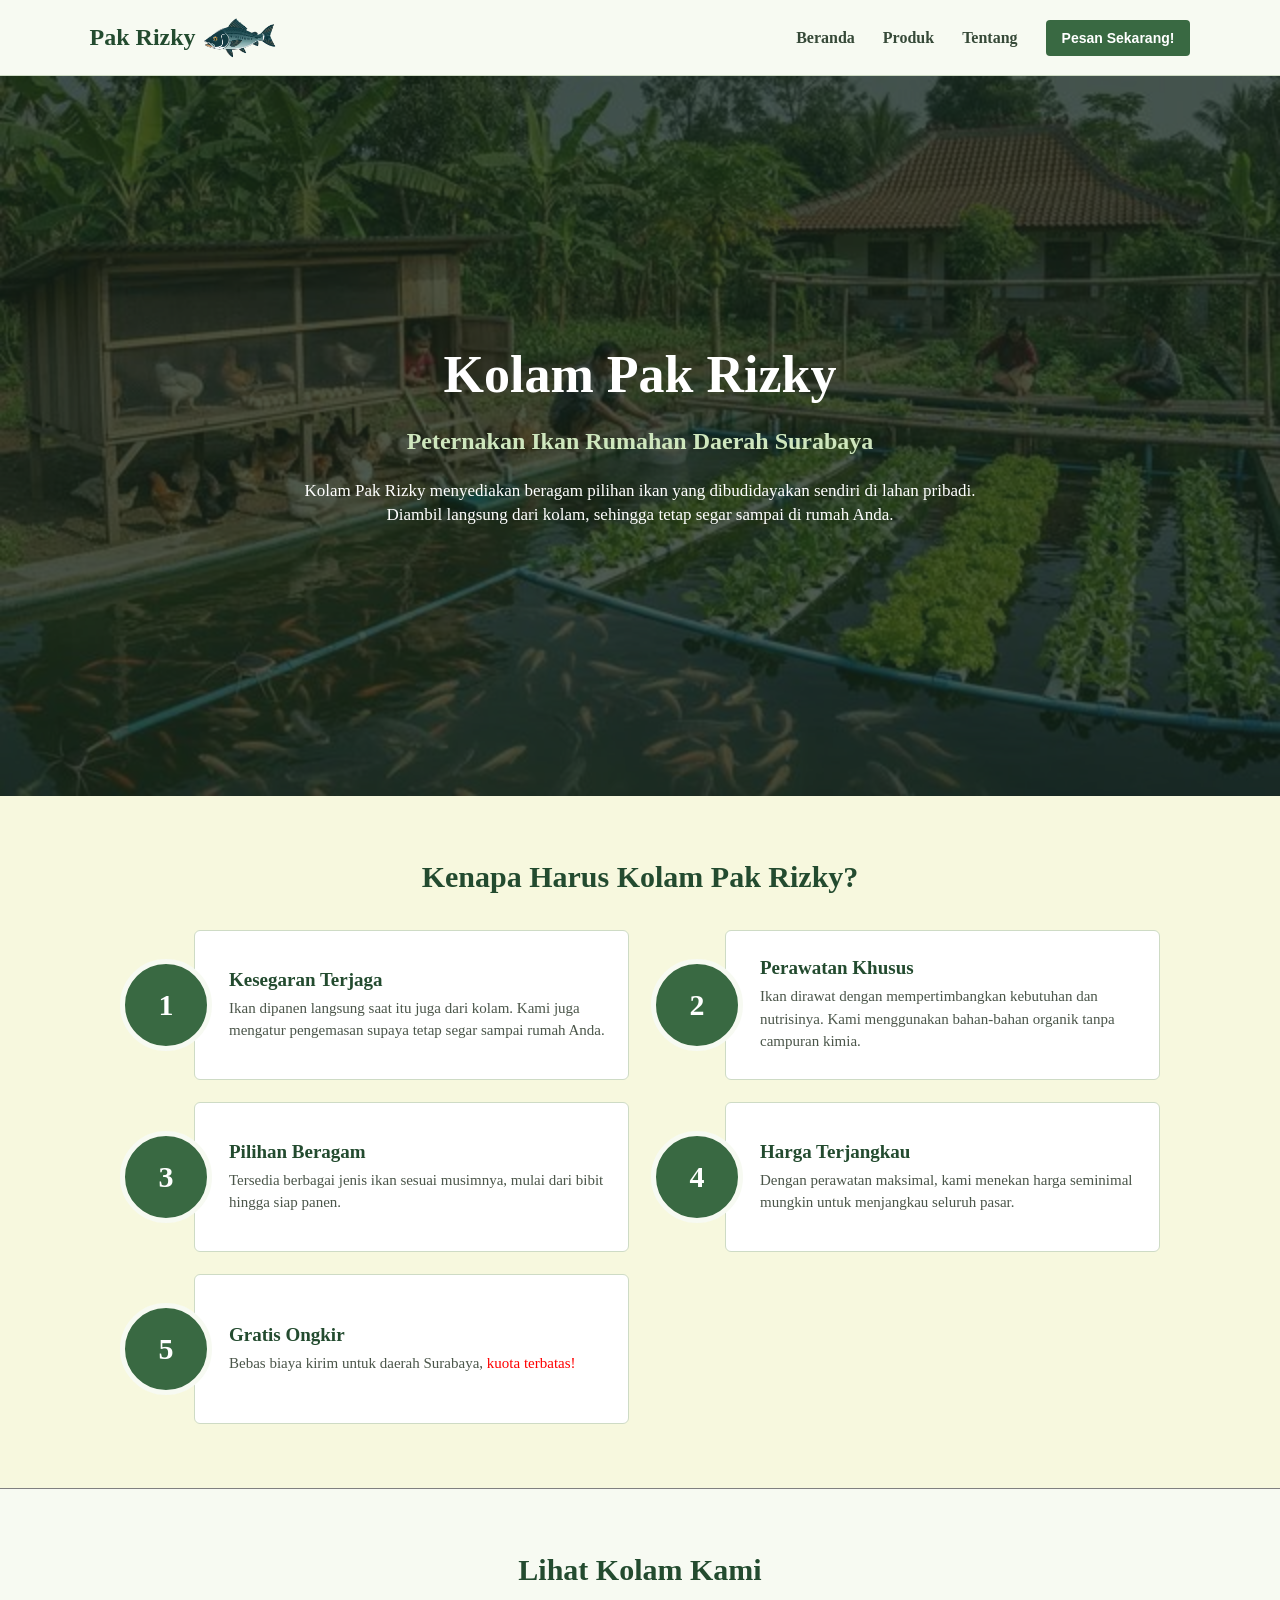
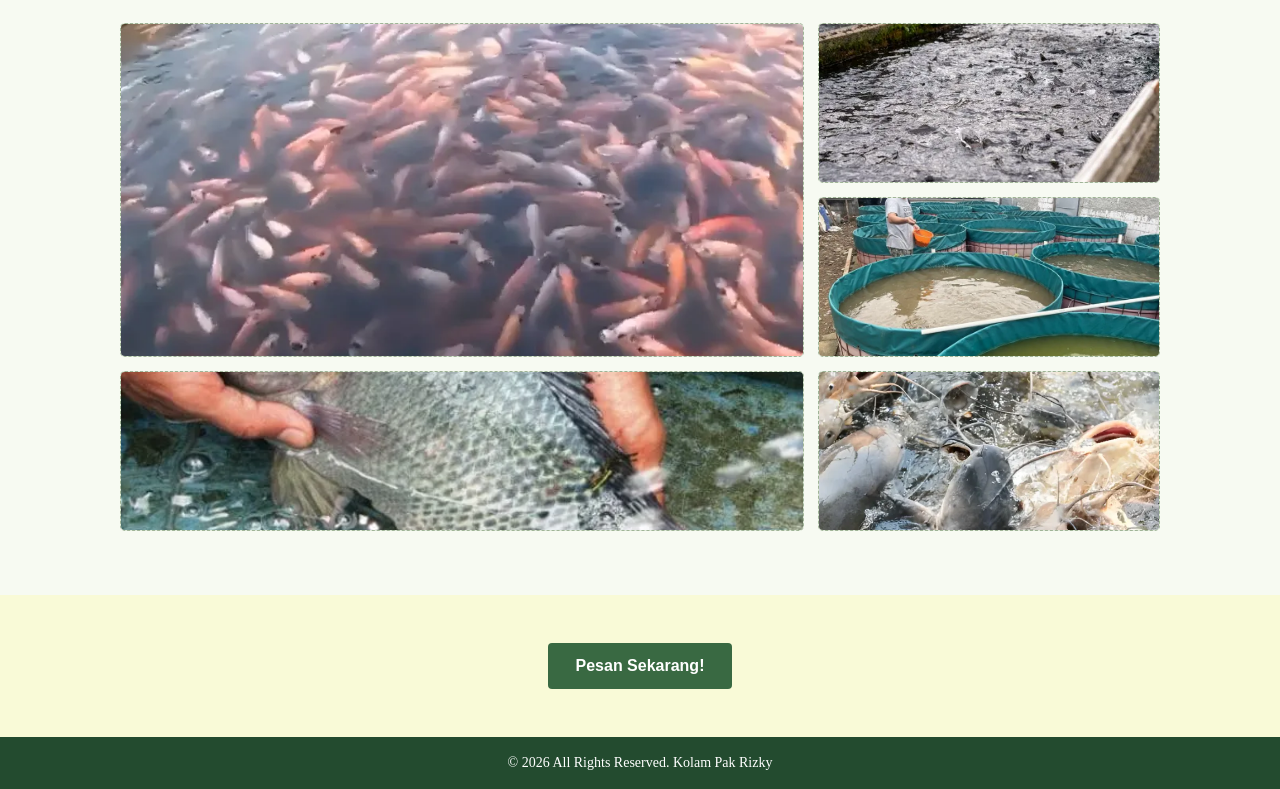
<file: index.html>
<!DOCTYPE html>
<html lang="id">

<head>
	<meta charset="UTF-8">
	<meta name="viewport" content="width=device-width, initial-scale=1.0">
	<title>Beranda | Kolam Pak Rizky</title>
	<meta name="description"
		content="Kolam Pak Rizky adalah peternakan ikan yang dikelola di lahan pribadi. Peternakan ini berada di kota Surabaya, menyediakan beragam ikan mulai dari bibit hingga siap panen.">
	<link rel="stylesheet" href="./style.css">
</head>

<body>
	<div class="modal-overlay">
		<div class="order-modal">
			<div class="order-modal-header">
				<h2>Satu Langkah Lagi!</h2>
				<button class="modal-close" type="button">
					<svg width="20" height="20" viewBox="0 0 24 24" fill="none" xmlns="http://www.w3.org/2000/svg">
						<path d="M6 6L18 18M18 6L6 18" stroke="currentColor" stroke-width="2" stroke-linecap="round" />
					</svg>
				</button>
			</div>
			<form class="order-form">
				<label for="customer-name">Nama</label>
				<input id="customer-name" name="nama" type="text" required>
				<label for="customer-phone">Nomor telepon</label>
				<input id="customer-phone" name="telepon" type="tel" required>
				<label for="customer-email">Alamat email</label>
				<input id="customer-email" name="email" type="email" required>
				<label for="product-name">Produk yang ingin dipesan</label>
				<input id="product-name" name="produk" type="text" required>
				<button class="order-button" type="button">Kirim</button>
				<p class="form-notice"></p>
			</form>
		</div>
	</div>

	<nav class="nav-container">
		<div class="imgnav-wrapper">
			<span>Pak Rizky</span><img src="./logousaha.webp" alt="logo-kolam-pakhasan">
		</div>
		<div class="nav-link">
			<a href="index.html">Beranda</a>
			<a href="product.html">Produk</a>
			<a href="about.html">Tentang</a>
			<button class="order-button">Pesan Sekarang!</button>
		</div>
	</nav>

	<main>
		<section class="hero-section">
			<div class="hero-overlay">
				<h1>Kolam Pak Rizky</h1>
				<h2>Peternakan Ikan Rumahan Daerah Surabaya</h2>
				<p>Kolam Pak Rizky menyediakan beragam pilihan ikan yang dibudidayakan sendiri di lahan pribadi.
					Diambil langsung dari kolam, sehingga tetap segar sampai di rumah Anda.</p>
			</div>
		</section>

		<section class="advantage-section">
			<h2 class="advantage-title">Kenapa Harus Kolam Pak Rizky?</h2>
			<ul class="advantage-list">
				<li class="advantage-item">
					<span class="advantage-number">1</span>
					<div class="advantage-content">
						<h3>Kesegaran Terjaga</h3>
						<p>Ikan dipanen langsung saat itu juga dari kolam. Kami juga mengatur pengemasan supaya tetap
							segar sampai rumah Anda.</p>
					</div>
				</li>
				<li class="advantage-item">
					<span class="advantage-number">2</span>
					<div class="advantage-content">
						<h3>Perawatan Khusus</h3>
						<p>Ikan dirawat dengan mempertimbangkan kebutuhan dan nutrisinya. Kami menggunakan bahan-bahan
							organik tanpa campuran kimia.</p>
					</div>
				</li>
				<li class="advantage-item">
					<span class="advantage-number">3</span>
					<div class="advantage-content">
						<h3>Pilihan Beragam</h3>
						<p>Tersedia berbagai jenis ikan sesuai musimnya, mulai dari bibit hingga siap panen.</p>
					</div>
				</li>
				<li class="advantage-item">
					<span class="advantage-number">4</span>
					<div class="advantage-content">
						<h3>Harga Terjangkau</h3>
						<p>Dengan perawatan maksimal, kami menekan harga seminimal mungkin untuk menjangkau seluruh
							pasar.</p>
					</div>
				</li>
				<li class="advantage-item">
					<span class="advantage-number">5</span>
					<div class="advantage-content">
						<h3>Gratis Ongkir</h3>
						<p>Bebas biaya kirim untuk daerah Surabaya, <span>kuota terbatas!</span></p>
					</div>
				</li>
			</ul>
		</section>

		<section class="gallery">
			<h2 class="advantage-title">Lihat Kolam Kami</h2>
			<div class="gallery-grid">
				<div class="gallery-item gallery-large">
					<img src="./galeri1.webp" alt="">
				</div>
				<div class="gallery-item">
					<img src="./galeri2.webp" alt="">
				</div>
				<div class="gallery-item">
					<img src="./galeri3.webp" alt="">
				</div>
				<div class="gallery-item">
					<img src="./galeri4.webp" alt="">
				</div>
				<div class="gallery-item">
					<img src="./galeri5.webp" alt="">
				</div>
			</div>
		</section>

		<section class="order-section">
			<button class="order-button">Pesan Sekarang!</button>
		</section>
	</main>

	<footer>
		<p>&copy; 2026 All Rights Reserved. Kolam Pak Rizky</p>
	</footer>

	<script src="./script.js"></script>
</body>

</html>
</file>
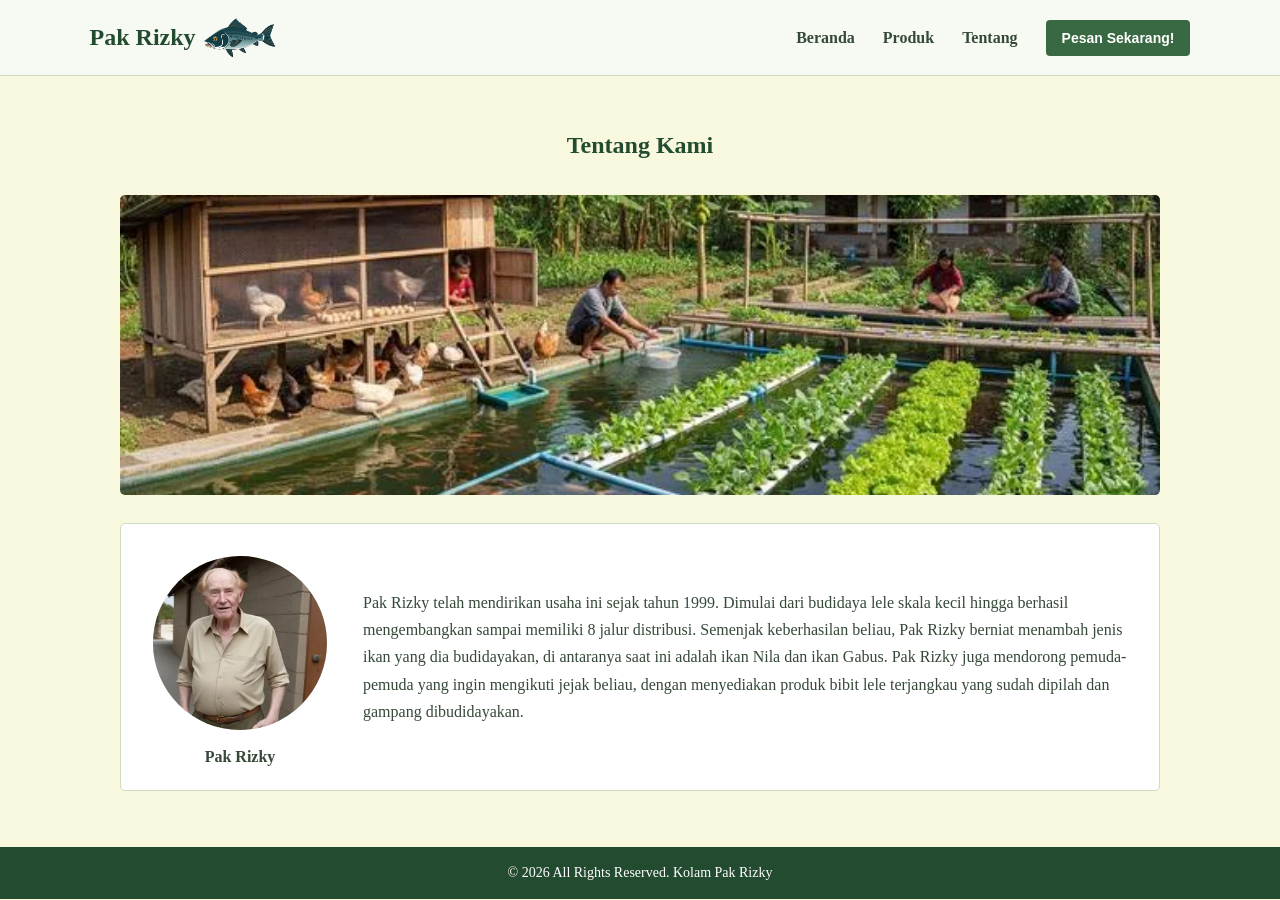
<file: about.html>
<!DOCTYPE html>
<html lang="id">

<head>
    <meta charset="UTF-8">
    <meta name="viewport" content="width=device-width, initial-scale=1.0">
    <title>Tentang | Kolam Pak Rizky</title>
    <meta name="description"
        content="Kolam Pak Rizky adalah peternakan ikan yang dikelola di lahan pribadi. Peternakan ini berada di kota Surabaya, menyediakan beragam ikan mulai dari bibit hingga siap panen.">
    <link rel="stylesheet" href="./style.css">
</head>

<body>
    <nav class="nav-container">
        <div class="imgnav-wrapper">
            <span>Pak Rizky</span><img src="./logousaha.webp" alt="logo kolam pak rizky">
        </div>
        <div class="nav-link">
            <a href="index.html">Beranda</a>
            <a href="product.html">Produk</a>
            <a href="about.html">Tentang</a>
            <button class="order-button">Pesan Sekarang!</button>
        </div>
    </nav>

    <main>
        <section class="about-section">
            <h1>Tentang Kami</h1>
            <div class="profile">
                <div class="farm-photo">
                    <img src="./peternakanikan.webp" alt="Kolam peternakan ikan Pak Rizky">
                </div>
                <div class="about-content">
                    <div class="owner-photo">
                        <img src="./sutris.webp" alt="">
                        <p>Pak Rizky</p>
                    </div>
                    <div class="about-description">
                        <p>Pak Rizky telah mendirikan usaha ini sejak tahun 1999. Dimulai dari budidaya lele skala kecil hingga berhasil mengembangkan sampai memiliki 8 jalur distribusi. Semenjak keberhasilan beliau, Pak Rizky berniat menambah jenis ikan yang dia budidayakan, di antaranya saat ini adalah ikan Nila dan ikan Gabus. Pak Rizky juga mendorong pemuda-pemuda yang ingin mengikuti jejak beliau, dengan menyediakan produk bibit lele terjangkau yang sudah dipilah dan gampang dibudidayakan.</p>
                        
                    </div>
                </div>
            </div>
        </section>
    </main>

    <footer>
        <p>&copy; 2026 All Rights Reserved. Kolam Pak Rizky</p>
    </footer>

    <div class="modal-overlay">
        <div class="order-modal">
        <div class="order-modal-header">
            <h2>Satu Langkah Lagi!</h2>
            <button class="modal-close" type="button">
                <svg width="20" height="20" viewBox="0 0 24 24" fill="none" xmlns="http://www.w3.org/2000/svg">
                    <path d="M6 6L18 18M18 6L6 18" stroke="currentColor" stroke-width="2" stroke-linecap="round" />
                </svg>
            </button>
        </div>
            <form class="order-form">
            <label for="customer-name">Nama</label>
            <input id="customer-name" name="nama" type="text" required>
            <label for="customer-phone">Nomor telepon</label>
            <input id="customer-phone" name="telepon" type="tel" required>
            <label for="customer-email">Alamat email</label>
            <input id="customer-email" name="email" type="email" required>
            <label for="product-name">Produk yang ingin dipesan</label>
            <input id="product-name" name="produk" type="text" required>
            <button class="order-button" type="button">Kirim</button>
            <p class="form-notice"></p>
        </form>
        </div>
    </div>
    <script src="./script.js"></script>
</body>
</html>
</file>
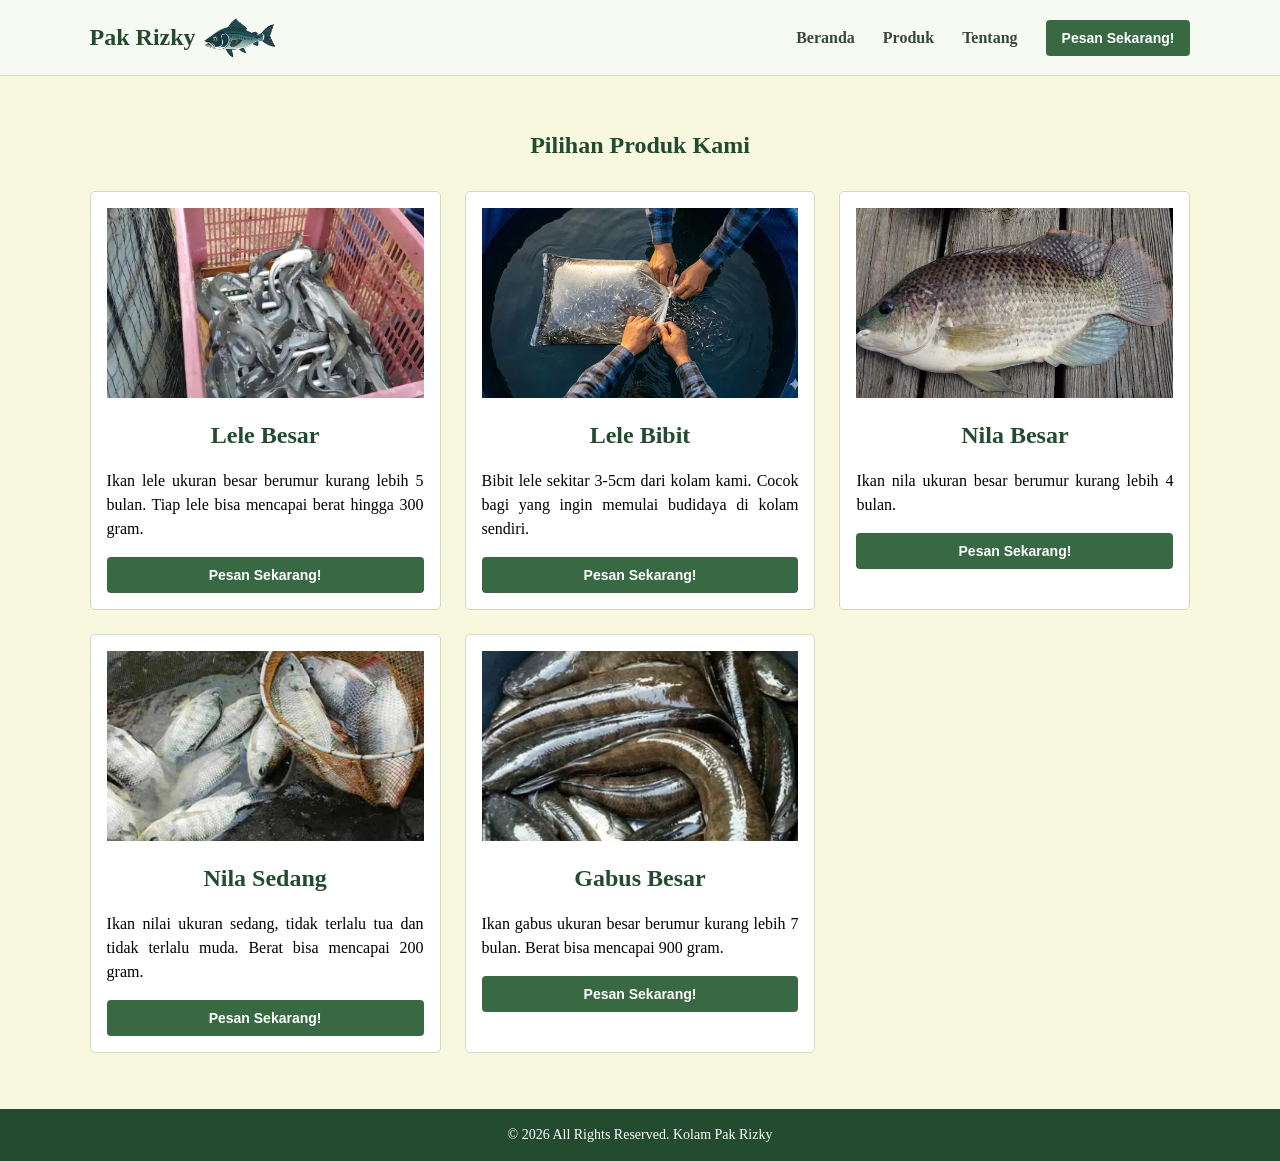
<file: product.html>
<!DOCTYPE html>
<html lang="id">
<head>
	<meta charset="UTF-8">
	<meta name="viewport" content="width=device-width, initial-scale=1.0">
	<title>Produk | Kolam Pak Rizky</title>
	<meta name="description" content="Kolam Pak Rizky adalah peternakan ikan yang dikelola di lahan pribadi. Peternakan ini berada di kota Surabaya, menyediakan beragam ikan mulai dari bibit hingga siap panen.">
	<link rel="stylesheet" href="./style.css">
</head>
<body>
	<nav class="nav-container">
		<div class="imgnav-wrapper">
			<span>Pak Rizky</span><img src="./logousaha.webp" alt="logo-kolam-pakhasan">
		</div>
		<div class="nav-link">
			<a href="index.html">Beranda</a>
			<a href="product.html">Produk</a>
			<a href="about.html">Tentang</a>
			<button class="order-button">Pesan Sekarang!</button>
		</div>
	</nav>

	<main>
		<section class="product-section">
			<h1>Pilihan Produk Kami</h1>
			<div class="product-list">
				<div class="product-card">
					<img src="./lelebesar.webp" alt="Lele ukuran besar di kolam">
					<h2>Lele Besar</h2>
					<p>Ikan lele ukuran besar berumur kurang lebih 5 bulan. Tiap lele bisa mencapai berat hingga 300 gram.</p>
					<button class="order-button">Pesan Sekarang!</button>
				</div>
				<div class="product-card">
					<img src="./bibitlele.webp" alt="Bibit lele dalam kantong air">
					<h2>Lele Bibit</h2>
					<p>Bibit lele sekitar 3-5cm dari kolam kami. Cocok bagi yang ingin memulai budidaya di kolam sendiri.</p>
					<button class="order-button">Pesan Sekarang!</button>
				</div>
                <div class="product-card">
					<img src="./nilabesar.webp" alt="Bibit lele dalam kantong air">
					<h2>Nila Besar</h2>
					<p>Ikan nila ukuran besar berumur kurang lebih 4 bulan.</p>
					<button class="order-button">Pesan Sekarang!</button>
				</div>
                <div class="product-card">
					<img src="./nilasedangwebp.webp" alt="Bibit lele dalam kantong air">
					<h2>Nila Sedang</h2>
					<p>Ikan nilai ukuran sedang, tidak terlalu tua dan tidak terlalu muda. Berat bisa mencapai 200 gram.</p>
					<button class="order-button">Pesan Sekarang!</button>
				</div>
                <div class="product-card">
					<img src="./gabusbesar.webp" alt="Bibit lele dalam kantong air">
					<h2>Gabus Besar</h2>
					<p>Ikan gabus ukuran besar berumur kurang lebih 7 bulan. Berat bisa mencapai 900 gram.</p>
					<button class="order-button">Pesan Sekarang!</button>
				</div>
			</div>
		</section>
	</main>

	<footer>
		<p>&copy; 2026 All Rights Reserved. Kolam Pak Rizky</p>
	</footer>

	<div class="modal-overlay">
		<div class="order-modal">
		<div class="order-modal-header">
			<h2>Satu Langkah Lagi!</h2>
			<button class="modal-close" type="button">
				<svg width="20" height="20" viewBox="0 0 24 24" fill="none" xmlns="http://www.w3.org/2000/svg">
					<path d="M6 6L18 18M18 6L6 18" stroke="currentColor" stroke-width="2" stroke-linecap="round" />
				</svg>
			</button>
		</div>
		<form class="order-form">
			<label for="customer-name">Nama</label>
			<input id="customer-name" name="nama" type="text" required>
			<label for="customer-phone">Nomor telepon</label>
			<input id="customer-phone" name="telepon" type="tel" required>
			<label for="customer-email">Alamat email</label>
			<input id="customer-email" name="email" type="email" required>
			<label for="product-name">Produk yang ingin dipesan</label>
			<input id="product-name" name="produk" type="text" required>
			<button class="order-button" type="button">Kirim</button>
			<p class="form-notice"></p>
		</form>
		</div>
	</div>
	<script src="./script.js"></script>
</body>
</html>
</file>
<file: style.css>
body {
	margin: 0;
	background-color: rgb(247, 248, 222);
}

.nav-container {
	width: 100%;
	height: 76px;
	box-sizing: border-box;
	border-bottom: 1px solid rgb(206, 219, 197);
	background-color: rgb(247, 250, 242);
	display: flex;
	justify-content: space-between;
	align-items: center;
	padding: 0 7%;
}

.imgnav-wrapper {
	width: 210px;
	height: 62px;
	display: flex;
	align-items: center;
}

.imgnav-wrapper img {
	width: 84px;
	height: 100%;
	overflow: hidden;
	object-fit: cover;
	object-position: center;
}

.imgnav-wrapper span {
	font-size: 24px;
	color: rgb(35, 75, 47);
	font-weight: 800;
}

.nav-link {
	display: flex;
	align-items: center;
	gap: 28px;
}

.nav-link a {
	text-decoration: none;
	color: rgb(54, 73, 56);
	font-size: 16px;
	font-weight: 600;
	transition: color 160ms linear;
}

.nav-link a:hover {
	color: rgb(107, 142, 74);
}

.order-button {
	padding: 10px 16px;
	border: 0;
	background-color: rgb(57, 105, 66);
	color: white;
	text-align: center;
	border-radius: 4px;
	cursor: pointer;
	font-family: sans-serif;
	font-size: 14px;
	font-weight: 700;
	transition: background-color 160ms, transform 160ms;
}

.order-button:hover {
	background-color: rgb(42, 82, 50);
	transform: translateY(-1px);
}

.modal-overlay {
	display: none;
	position: fixed;
	top: 0;
	left: 0;
	width: 100%;
	height: 100%;
	padding: 16px;
	box-sizing: border-box;
	background-color: rgba(0, 0, 0, 0.55);
	align-items: center;
	justify-content: center;
	z-index: 9999;
}

.modal-overlay.show {
	display: flex;
}

.order-modal {
	width: 100%;
	max-width: 400px;
	box-sizing: border-box;
	padding: 20px;
	border: 0;
	border-radius: 6px;
	background-color: white;
	color: rgb(54, 73, 56);
}

.order-modal-header {
	display: flex;
	align-items: center;
	justify-content: space-between;
	margin-bottom: 16px;
}

.order-modal-header h2 {
	margin: 0;
	color: rgb(35, 75, 47);
}

.modal-close {
	width: 36px;
	height: 36px;
	border: 0;
	border-radius: 50%;
	background-color: rgb(224, 234, 218);
	color: rgb(54, 73, 56);
	cursor: pointer;
	display: flex;
	align-items: center;
	justify-content: center;
}

.modal-close svg {
	display: block;
}

.order-form {
	display: flex;
	flex-direction: column;
	gap: 8px;
}

.order-form label {
	font-weight: 700;
}

.order-form input {
	width: 100%;
	box-sizing: border-box;
	padding: 10px;
	border: 1px solid rgb(180, 194, 174);
	border-radius: 4px;
	font-family: sans-serif;
	font-size: 16px;
}

.form-notice {
	margin: 4px 0 0;
}

.form-notice.error {
	color: red;
}

.form-notice.success {
	color: green;
}

.hero-section {
	width: 100%;
	height: 80vh;
	min-height: 440px;
	background: url(./peternakanikan.webp) center / cover no-repeat;
}

.hero-overlay {
	width: 100%;
	height: 100%;
	padding: 48px 12%;
	box-sizing: border-box;
	background-color: rgba(19, 35, 25, 0.75);
	display: flex;
	flex-direction: column;
	justify-content: center;
	align-items: center;
	gap: 24px;
	color: white;
	text-align: center;
}

.hero-overlay h1 {
	margin: 0;
	font-size: 52px;
	font-weight: 800;
}

.hero-overlay h2 {
	margin: 0;
	color: rgb(207, 231, 190);
	font-size: 24px;
	font-weight: 600;
}

.hero-overlay p {
	max-width: 680px;
	margin: 0;
	font-size: 17px;
	line-height: 1.4;
}

.advantage-section {
	padding: 64px 8%;
	
}

.advantage-title {
	margin: 0;
	color: rgb(35, 75, 47);
	font-size: 30px;
	text-align: center;
}

.advantage-list {
	max-width: 1040px;
	margin: 36px auto 0;
	padding: 0;
	list-style: none;
	display: grid;
	grid-template-columns: 1fr 1fr;
	gap: 22px;
}

.advantage-item {
	min-width: 0;
	display: flex;
	align-items: center;
}

.advantage-number {
	width: 82px;
	height: 82px;
	border: 5px solid rgb(247, 250, 242);
	border-radius: 50%;
	background-color: rgb(57, 105, 66);
	color: white;
	font-size: 30px;
	font-weight: 800;
	display: flex;
	align-items: center;
	justify-content: center;
	position: relative;
	z-index: 1;
}

.advantage-content {
	min-height: 112px;
	margin-left: -18px;
	padding: 18px 20px 18px 34px;
	border: 1px solid rgb(206, 219, 197);
	border-radius: 6px;
	background-color: white;
	flex: 1;
	display: flex;
	flex-direction: column;
	justify-content: center;
}

.advantage-content h3 {
	margin: 0 0 6px;
	color: rgb(35, 75, 47);
	font-size: 19px;
}

.advantage-content p {
	margin: 0;
	color: rgb(75, 86, 74);
	font-size: 15px;
	line-height: 1.5;
}

.advantage-content span {
	color: red;
}

.gallery {
	padding: 64px 8%;
	background-color: rgb(247, 250, 242);
	border-top: 1px solid gray;
}

.gallery-grid {
	width: 1040px;
	margin: 36px auto 0;
	display: grid;
	grid-template-columns: 2fr 1fr;
	grid-template-rows: repeat(3, 160px);
	gap: 14px;
}

.gallery-item {
	overflow: hidden;
	border: 1px dashed rgb(160, 180, 151);
	border-radius: 5px;
	background-color: rgb(224, 234, 218);
}

.gallery-item img {
	width: 100%;
	height: 100%;
	object-fit: cover;
}

.gallery-large {
	grid-row: span 2;
}

.order-section {
	padding: 48px 8%;
	background-color: rgb(249, 250, 215);
	text-align: center;
}

.order-section .order-button {
	padding: 14px 28px;
	font-size: 16px;
}

footer {
	width: 100%;
	padding: 18px 7%;
	box-sizing: border-box;
	background-color: rgb(35, 75, 47);
	color: white;
	text-align: center;
}

footer p {
	margin:0;
	font-size: 14px;
}

.product-section {
	padding: 56px 7%;
}

.product-section h1 {
	margin: 0 0 32px;
	color: rgb(35, 75, 47);
	text-align: center;
}

.product-list {
	display: grid;
	grid-template-columns: repeat(3, 1fr);
	gap: 24px;
}

.product-card {
	padding: 16px;
	border: 1px solid rgb(206, 219, 197);
	border-radius: 5px;
	background-color: white;
}

.product-card img {
	width: 100%;
	height: 190px;
	object-fit: cover;
}

.product-card h2 {
	color: rgb(35, 75, 47);
	text-align: center;
}

.product-card p {
	line-height: 1.5;
	text-align: justify;
}

.product-card .order-button {
	width: 100%;
}

.about-section {
	max-width: 1040px;
	margin: 0 auto;
	padding: 56px 7%;
}

.about-section h1 {
	margin: 0;
	color: rgb(35, 75, 47);
	text-align: center;
}

.profile {
	display: flex;
	flex-direction: column;
	gap: 28px;
	margin-top: 36px;
}

.owner-photo {
	width: 190px;
	color: rgb(54, 73, 56);
	font-weight: 700;
	display: flex;
	flex-direction: column;
	align-items: center;
	justify-content: center;
	gap: 10px;
}

.owner-photo img {
	width: 190px;
	height: 190px;
	box-sizing: border-box;
	border: 8px solid white;
	border-radius: 50%;
	background-color: rgb(224, 234, 218);
	object-fit: cover;
	object-position: top;
}

.owner-photo p {
	margin: 0;
}

.about-content {
	display: grid;
	grid-template-columns: 190px 1fr;
	align-items: center;
	gap: 28px;
	padding: 24px;
	border: 1px solid rgb(206, 219, 197);
	border-radius: 5px;
	background-color: white;
}

.about-description p {
	margin: 0;
	color: rgb(54, 73, 56);
	line-height: 1.7;
}

.farm-photo {
	height: 300px;
	overflow: hidden;
	border-radius: 5px;
}

.farm-photo img {
	width: 100%;
	height: 100%;
	display: block;
	object-fit: cover;
}



@media (max-width: 600px) {
	.nav-container {
		height: auto;
		padding: 10px 5%;
		flex-direction: column;
		gap: 8px;
	}

	.imgnav-wrapper {
		width: auto;
		height: 44px;
		justify-content: center;
	}

	.imgnav-wrapper img {
		width: 56px;
	}

	.imgnav-wrapper span {
		font-size: 20px;
	}

	.nav-link {
		width: 100%;
		justify-content: center;
		gap: 10px;
	}

	.nav-link a {
		font-size: 12px;
	}

	.nav-link .order-button {
		padding: 8px 10px;
		font-size: 11px;
	}

	.about-section {
		padding: 40px 6%;
	}

	.owner-photo {
		width: 160px;
	}

	.owner-photo img {
		width: 160px;
		height: 160px;
	}

	.about-content {
		grid-template-columns: 1fr;
		justify-items: center;
		gap: 20px;
		padding: 20px;
	}

	.about-description {
		text-align: center;
	}

	.farm-photo {
		height: 220px;
	}

	.product-list {
		grid-template-columns: 1fr;
	}

	.hero-section {
		height: 75vh;
	}

	.hero-overlay {
		padding: 40px 8%;
	}

	.hero-overlay h1 {
		font-size: 38px;
	}

	.hero-overlay h2 {
		font-size: 20px;
	}

	.hero-overlay p {
		font-size: 15px;
	}

	.gallery {
		padding: 48px 6%;
	}

	.gallery-grid {
		grid-template-columns: 1fr;
		grid-template-rows: repeat(5, 140px);
		gap: 10px;
	}

	.gallery-large {
		grid-row: auto;
	}

	.advantage-section {
		padding: 48px 6%;
	}

	.advantage-title {
		font-size: 25px;
	}

	.advantage-list {
		grid-template-columns: 1fr;
		gap: 16px;
		margin-top: 28px;
	}

	.advantage-number {
		width: 70px;
		height: 70px;
		font-size: 26px;
	}

	.advantage-content {
		min-height: 100px;
		padding: 14px 14px 14px 28px;
	}

	.advantage-content h3 {
		font-size: 17px;
	}

	.advantage-content p {
		font-size: 14px;
	}
}
</file>
